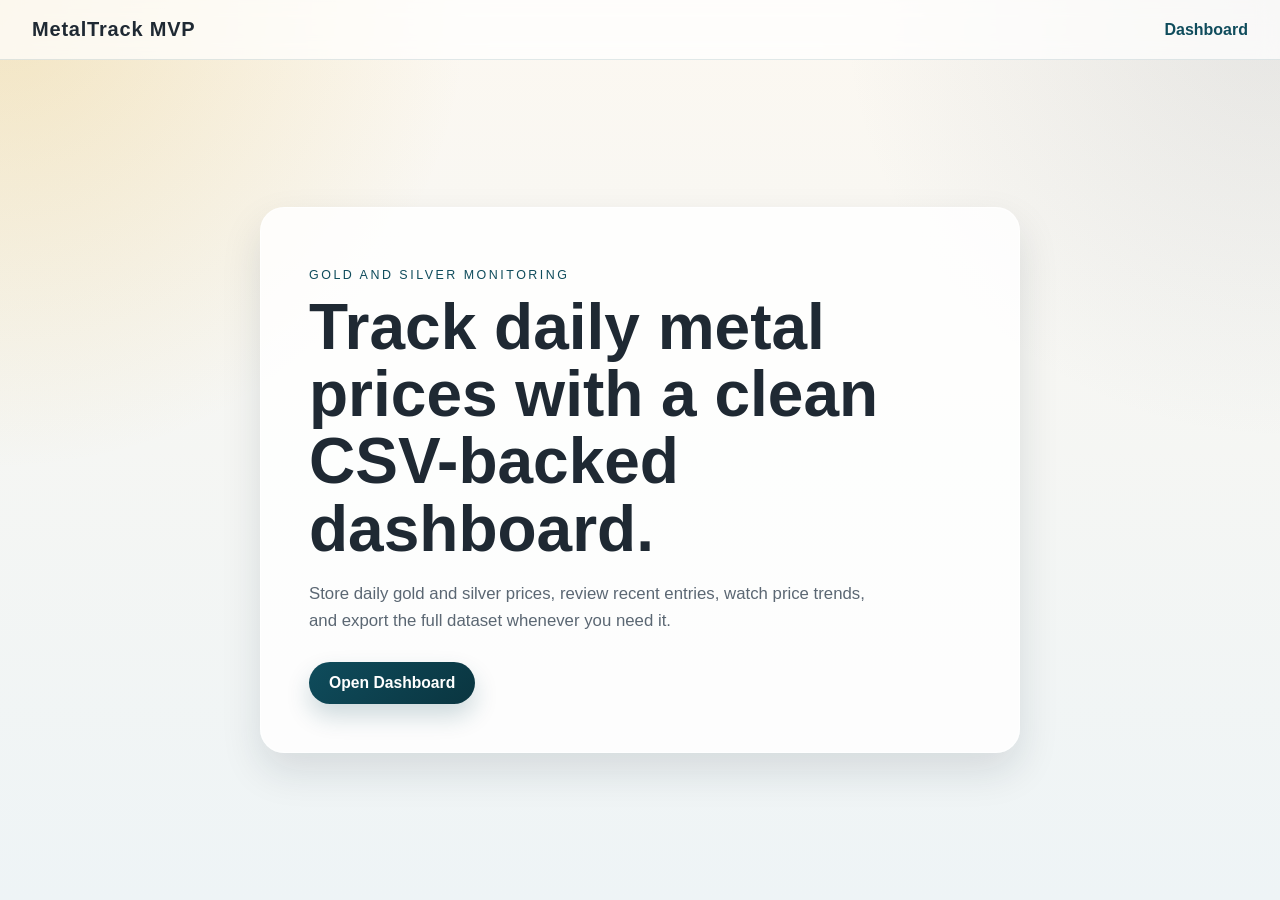
<file: frontend/index.html>
<!DOCTYPE html>
<html lang="en">
<head>
    <meta charset="UTF-8">
    <meta name="viewport" content="width=device-width, initial-scale=1.0">
    <title>Metal Price Tracker</title>
    <link rel="stylesheet" href="./css/style.css">
</head>
<body class="landing-body">
    <nav class="navbar">
        <div class="brand">MetalTrack MVP</div>
        <a class="nav-link" href="./dashboard.html">Dashboard</a>
    </nav>

    <main class="hero">
        <section class="hero-card">
            <p class="eyebrow">Gold and Silver Monitoring</p>
            <h1>Track daily metal prices with a clean CSV-backed dashboard.</h1>
            <p class="hero-copy">
                Store daily gold and silver prices, review recent entries, watch price trends,
                and export the full dataset whenever you need it.
            </p>
            <a class="primary-button" href="./dashboard.html">Open Dashboard</a>
        </section>
    </main>
</body>
</html>
</file>
<file: frontend/css/style.css>
:root {
    --bg: #f5efe4;
    --surface: rgba(255, 255, 255, 0.82);
    --surface-strong: #ffffff;
    --text: #1f2933;
    --muted: #5b6773;
    --gold: #d4a017;
    --silver: #8391a1;
    --accent: #0f4c5c;
    --accent-dark: #0a3540;
    --border: rgba(15, 76, 92, 0.12);
    --shadow: 0 18px 40px rgba(20, 31, 51, 0.12);
}

* {
    box-sizing: border-box;
}

body {
    margin: 0;
    font-family: "Segoe UI", Tahoma, Geneva, Verdana, sans-serif;
    color: var(--text);
    background:
        radial-gradient(circle at top left, rgba(212, 160, 23, 0.22), transparent 30%),
        radial-gradient(circle at top right, rgba(131, 145, 161, 0.18), transparent 28%),
        linear-gradient(180deg, #fcf8f1 0%, #eef4f6 100%);
    min-height: 100vh;
}

.landing-body {
    display: flex;
    flex-direction: column;
}

.navbar {
    display: flex;
    justify-content: space-between;
    align-items: center;
    padding: 18px 32px;
    background: rgba(255, 255, 255, 0.72);
    backdrop-filter: blur(10px);
    border-bottom: 1px solid var(--border);
    position: sticky;
    top: 0;
    z-index: 10;
}

.brand {
    font-size: 1.25rem;
    font-weight: 700;
    letter-spacing: 0.04em;
}

.nav-actions {
    display: flex;
    gap: 12px;
    align-items: center;
}

.nav-link {
    color: var(--accent);
    text-decoration: none;
    font-weight: 600;
}

.hero {
    flex: 1;
    display: grid;
    place-items: center;
    padding: 40px 20px;
}

.hero-card,
.panel {
    background: var(--surface);
    border: 1px solid rgba(255, 255, 255, 0.65);
    box-shadow: var(--shadow);
    border-radius: 24px;
}

.hero-card {
    max-width: 760px;
    padding: 48px;
    text-align: left;
}

.eyebrow {
    text-transform: uppercase;
    letter-spacing: 0.2em;
    color: var(--accent);
    font-size: 0.78rem;
    margin-bottom: 12px;
}

.hero h1 {
    font-size: clamp(2.2rem, 5vw, 4rem);
    line-height: 1.05;
    margin: 0 0 18px;
}

.hero-copy {
    font-size: 1.05rem;
    color: var(--muted);
    line-height: 1.6;
    max-width: 560px;
    margin-bottom: 28px;
}

.dashboard {
    max-width: 1180px;
    margin: 0 auto;
    padding: 28px 20px 40px;
    display: grid;
    grid-template-columns: repeat(12, 1fr);
    gap: 20px;
}

.form-panel {
    grid-column: span 4;
}

.trends-panel {
    grid-column: span 8;
}

.table-panel,
.chart-panel {
    grid-column: span 12;
}

.panel {
    padding: 24px;
}

.section-header h2 {
    margin: 0 0 6px;
    font-size: 1.35rem;
}

.section-header p {
    margin: 0 0 18px;
    color: var(--muted);
}

.price-form {
    display: grid;
    gap: 14px;
}

.price-form label {
    display: grid;
    gap: 8px;
    font-weight: 600;
}

.price-form input,
.price-form select {
    width: 100%;
    border: 1px solid var(--border);
    border-radius: 14px;
    padding: 12px 14px;
    font-size: 1rem;
    background: var(--surface-strong);
}

.primary-button,
.secondary-button {
    border: none;
    border-radius: 999px;
    padding: 12px 20px;
    cursor: pointer;
    font-size: 0.98rem;
    font-weight: 700;
    transition: transform 0.2s ease, box-shadow 0.2s ease, background 0.2s ease;
}

.primary-button {
    display: inline-block;
    background: linear-gradient(135deg, var(--accent), var(--accent-dark));
    color: #ffffff;
    text-decoration: none;
    box-shadow: 0 12px 24px rgba(15, 76, 92, 0.2);
}

.secondary-button {
    background: rgba(15, 76, 92, 0.08);
    color: var(--accent);
}

.primary-button:hover,
.secondary-button:hover {
    transform: translateY(-1px);
}

.status-message {
    min-height: 24px;
    margin: 12px 0 0;
    font-weight: 600;
}

.status-message.success {
    color: #116530;
}

.status-message.error {
    color: #9b2226;
}

.trend-grid {
    display: grid;
    grid-template-columns: repeat(2, minmax(0, 1fr));
    gap: 16px;
}

.trend-card {
    padding: 18px;
    border-radius: 18px;
    background: rgba(255, 255, 255, 0.72);
    border: 1px solid var(--border);
}

.trend-card.gold {
    border-left: 6px solid var(--gold);
}

.trend-card.silver {
    border-left: 6px solid var(--silver);
}

.trend-card h3 {
    margin: 0 0 8px;
}

.trend-metric {
    font-size: 1.6rem;
    font-weight: 700;
    margin-bottom: 6px;
}

.trend-meta {
    color: var(--muted);
}

.table-wrapper {
    overflow-x: auto;
}

table {
    width: 100%;
    border-collapse: collapse;
}

th,
td {
    text-align: left;
    padding: 14px 12px;
    border-bottom: 1px solid rgba(15, 76, 92, 0.1);
}

th {
    color: var(--muted);
    font-size: 0.92rem;
    text-transform: uppercase;
    letter-spacing: 0.05em;
}

.pagination-bar {
    margin-top: 18px;
    display: flex;
    justify-content: space-between;
    align-items: center;
    gap: 16px;
}

#priceChart {
    width: 100%;
    min-height: 320px;
}

@media (max-width: 900px) {
    .form-panel,
    .trends-panel,
    .table-panel,
    .chart-panel {
        grid-column: span 12;
    }

    .trend-grid {
        grid-template-columns: 1fr;
    }
}

@media (max-width: 640px) {
    .navbar {
        padding: 16px 18px;
        gap: 12px;
        flex-direction: column;
        align-items: flex-start;
    }

    .nav-actions {
        width: 100%;
        justify-content: space-between;
    }

    .hero-card,
    .panel {
        padding: 20px;
    }

    .pagination-bar {
        flex-direction: column;
    }
}
</file>
